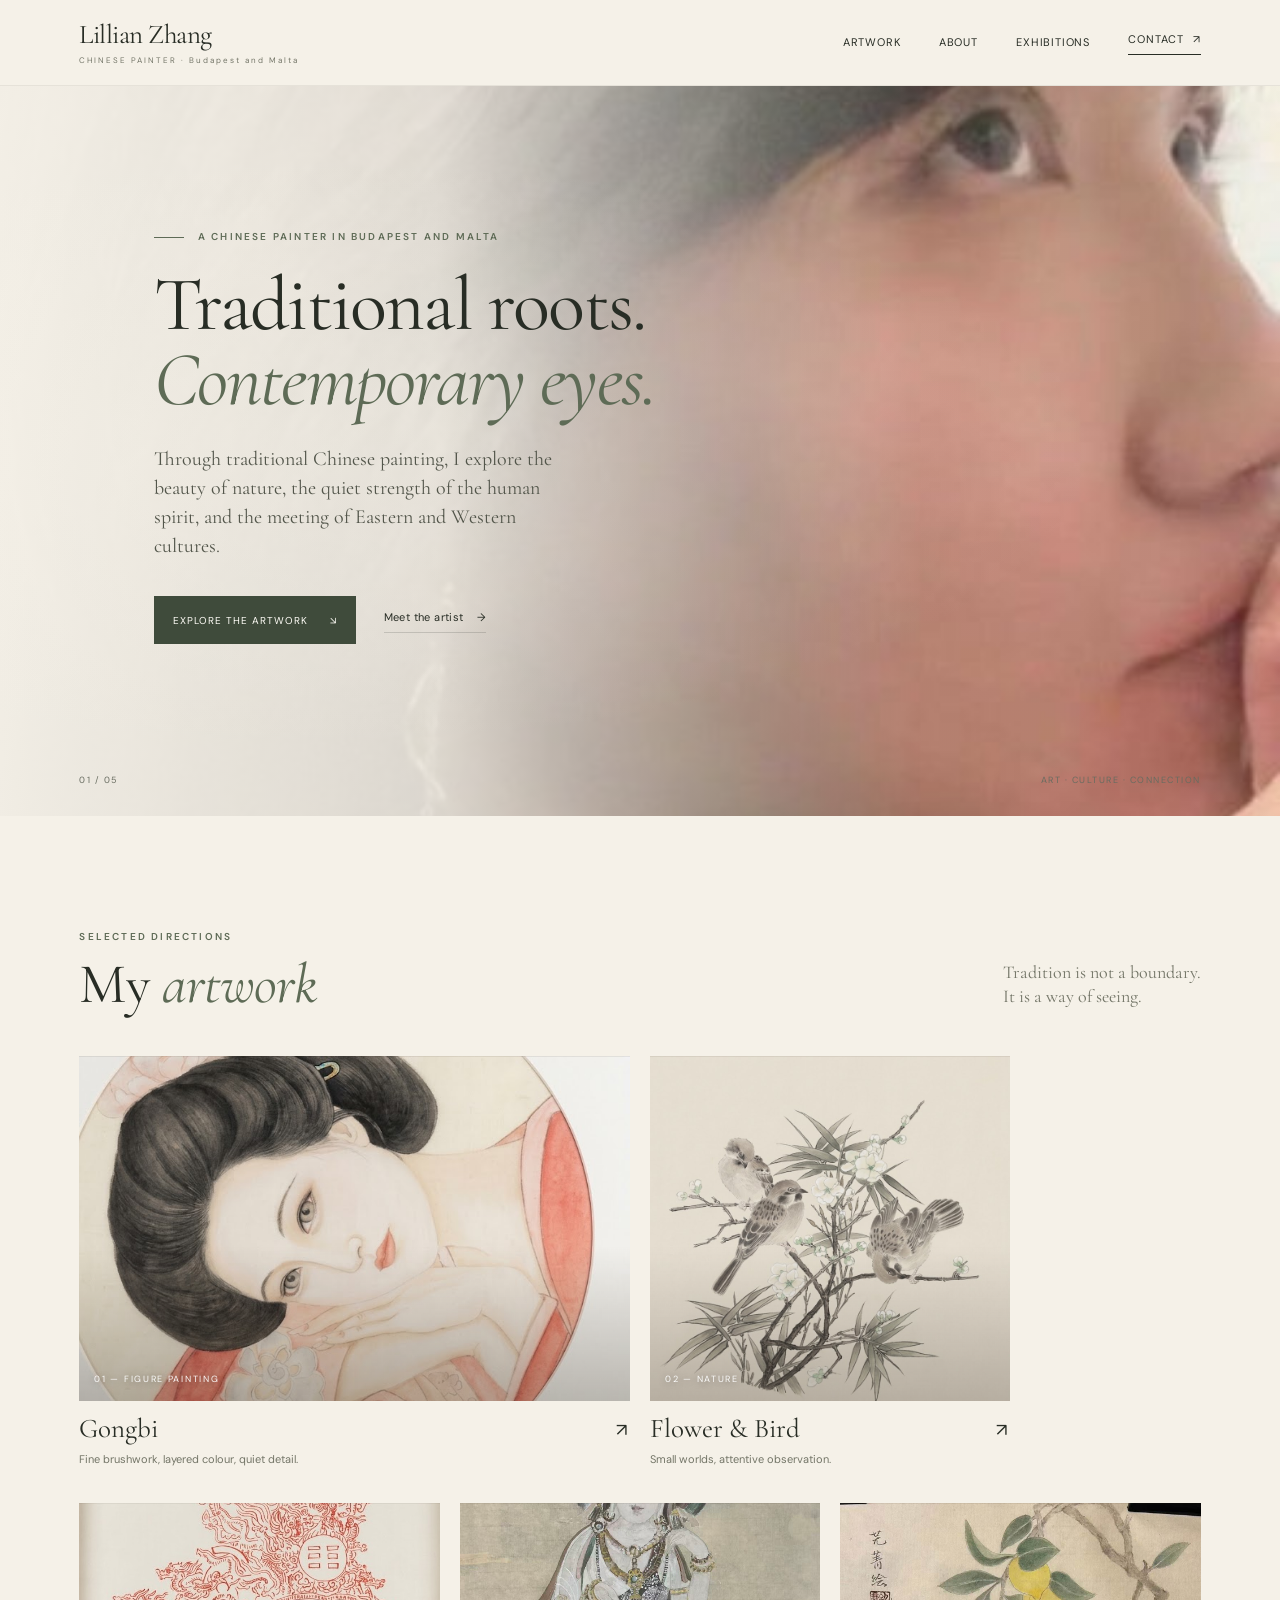
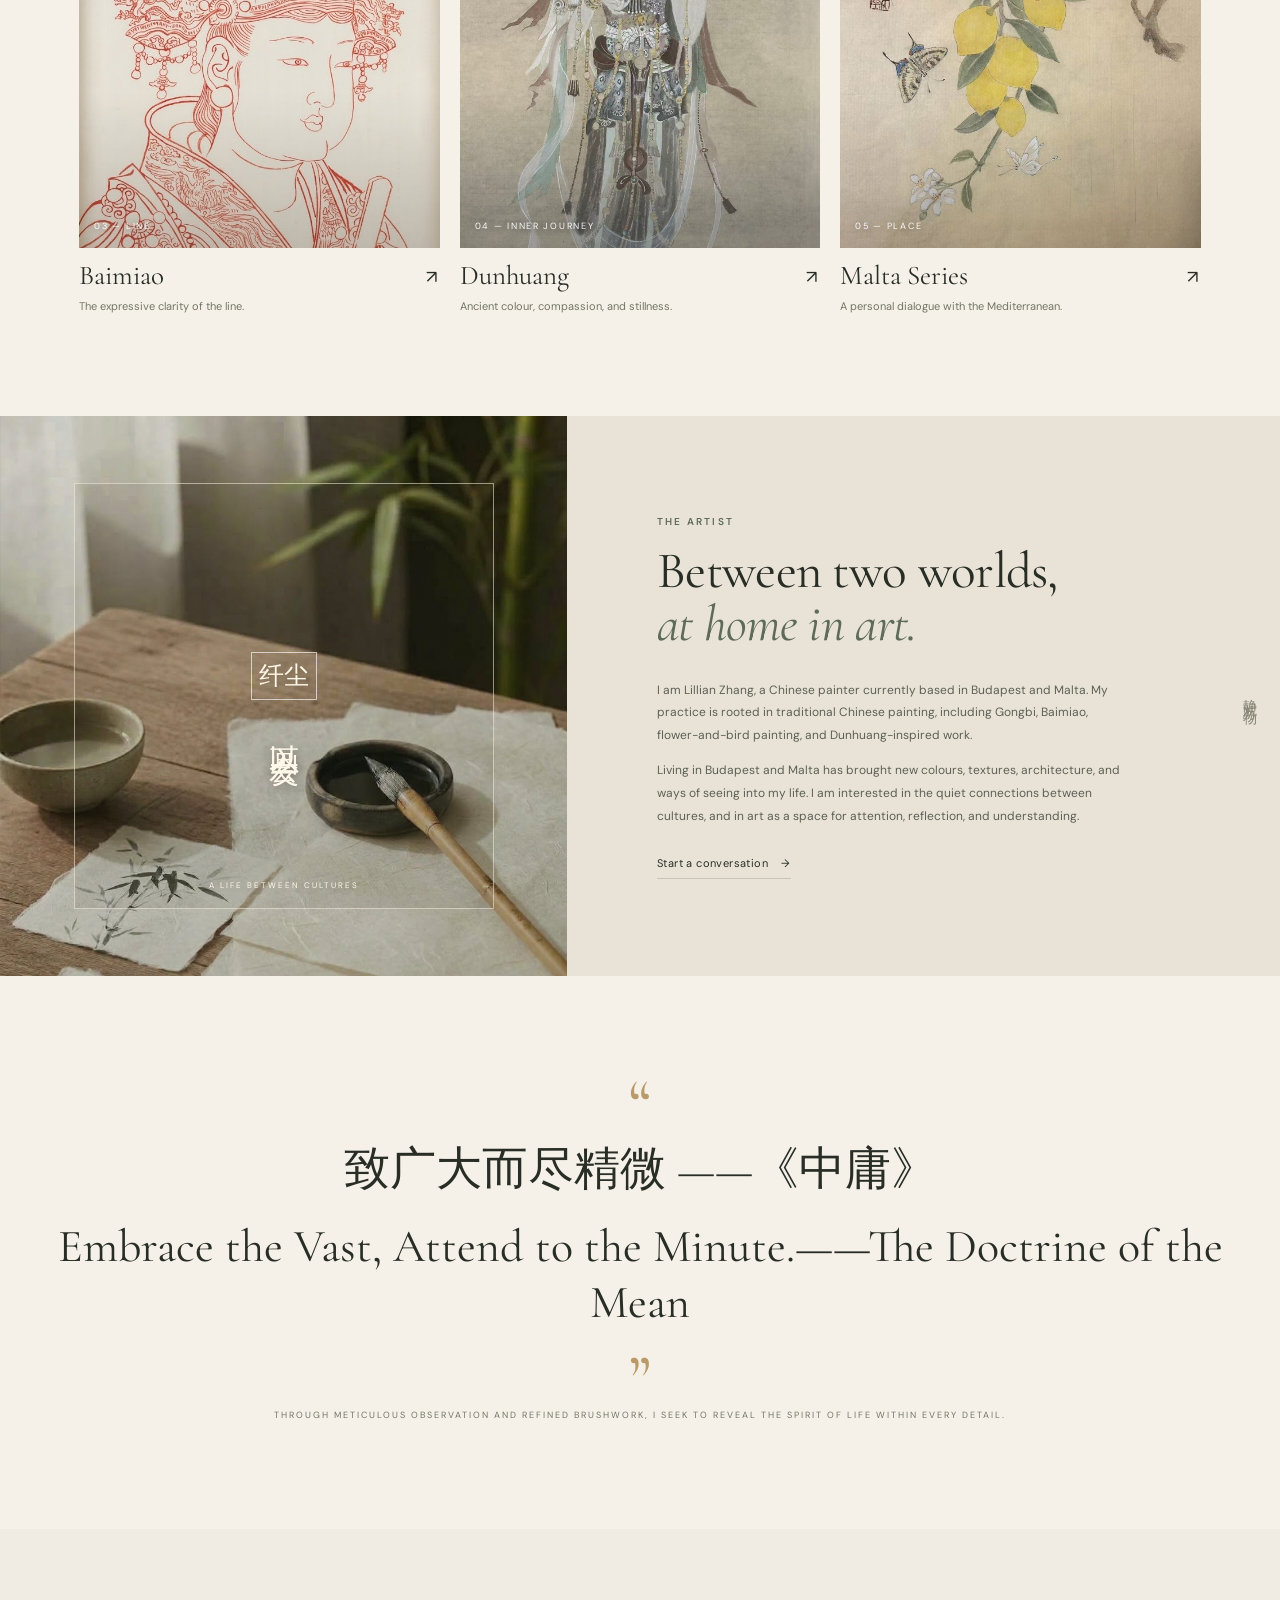
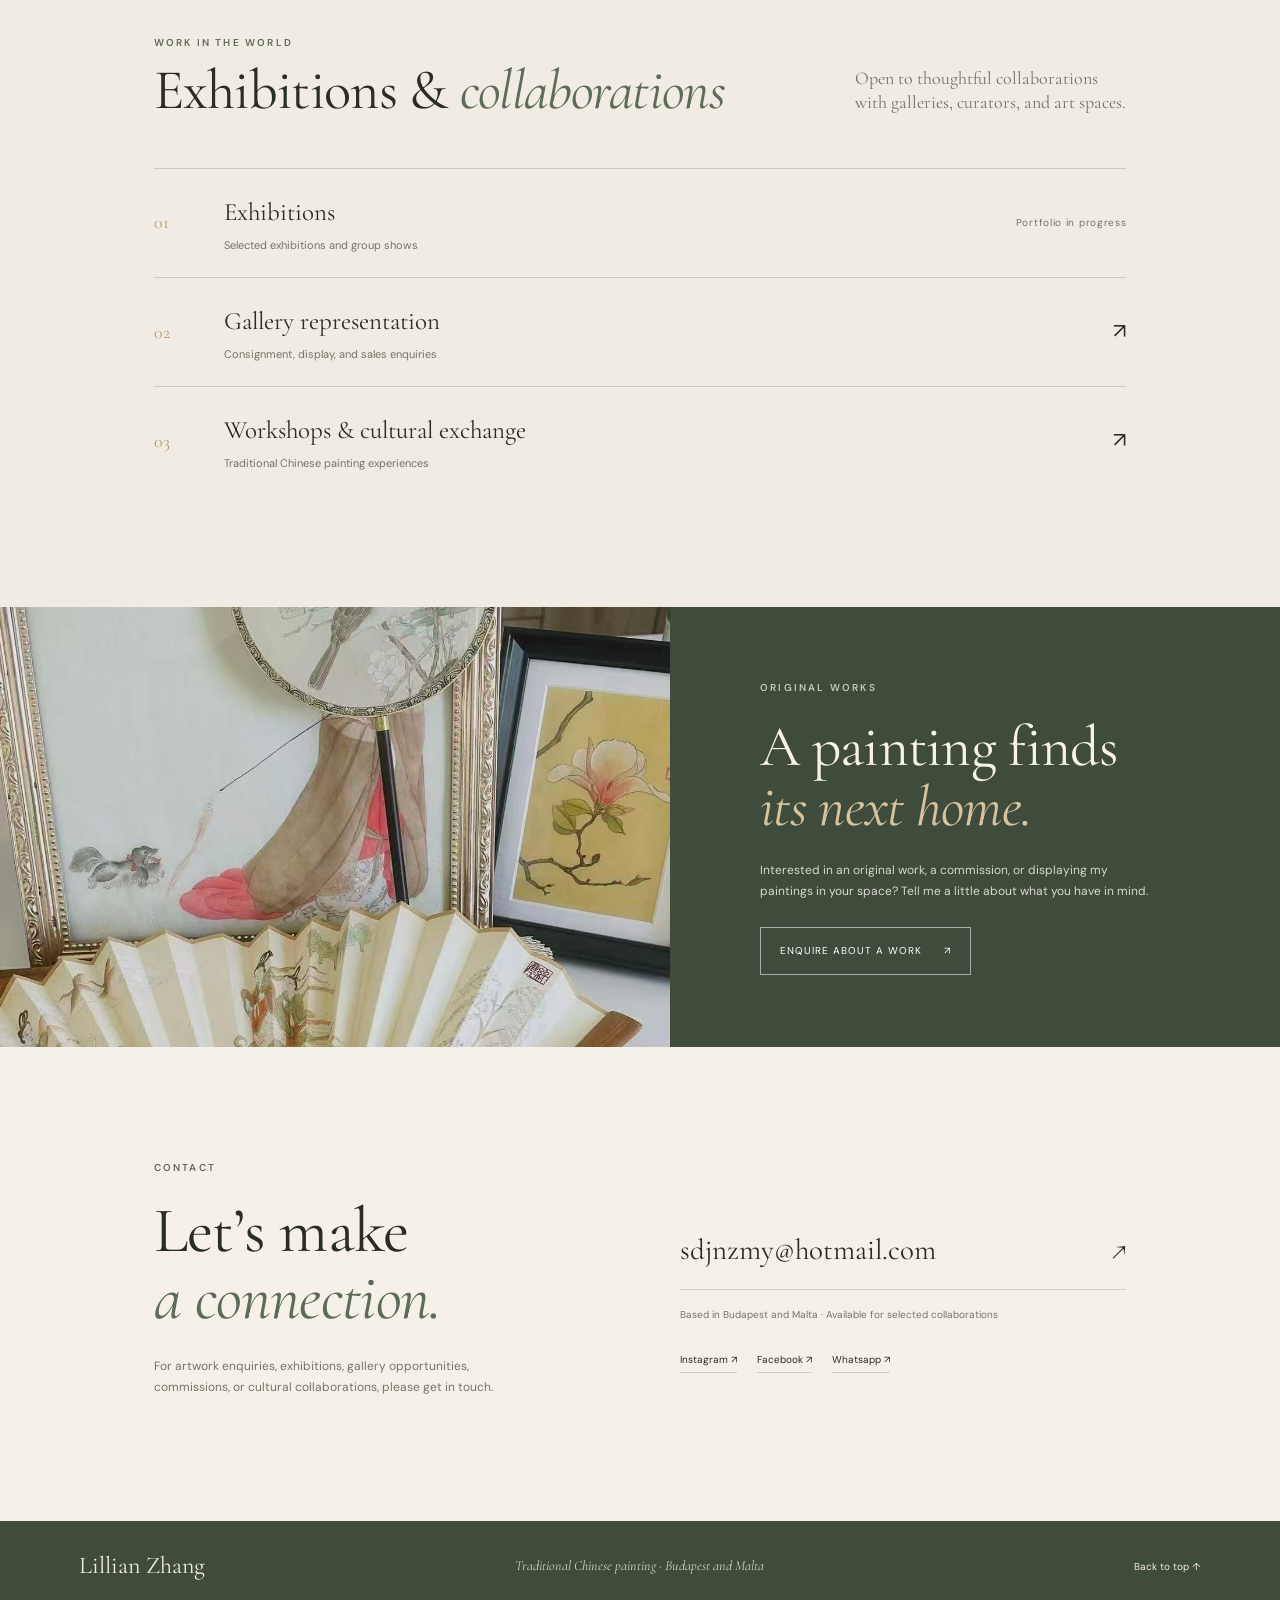
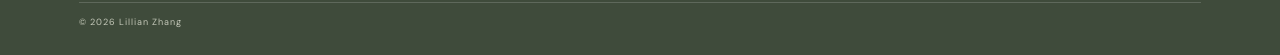
<file: index.html>
<!DOCTYPE html>
<html lang="en">
<head>
  <meta charset="UTF-8">
  <meta name="viewport" content="width=device-width, initial-scale=1">
  <meta name="theme-color" content="#f5f1e8">
  <meta name="description" content="Lillian Zhang is a Chinese painter based in Budapest and Malta, exploring Gongbi, Baimiao, flower-and-bird painting, Dunhuang-inspired art, and the meeting of Eastern and Mediterranean cultures.">
  <meta property="og:title" content="Lillian Zhang | Chinese Painter in Budapest and Malta">
  <meta property="og:description" content="Traditional roots, contemporary eyes. Explore original Chinese paintings and exhibition opportunities.">
  <meta property="og:type" content="website">
  <title> Lillian Zhang — Chinese Painter in Budapest and Malta</title>
  <link rel="preconnect" href="https://fonts.googleapis.com">
  <link rel="preconnect" href="https://fonts.gstatic.com" crossorigin>
  <link href="https://fonts.googleapis.com/css2?family=Cormorant+Garamond:ital,wght@0,400;0,500;0,600;1,400;1,500&family=DM+Sans:wght@400;500;600&display=swap" rel="stylesheet">
  <link rel="stylesheet" href="styles.css">
</head>
<body>
  <a class="skip-link" href="#main">Skip to content</a>
  <header class="site-header">
    <a class="wordmark" href="#home" aria-label="Lillian Zhang home">Lillian Zhang<span>CHINESE PAINTER · Budapest and Malta</span></a>
    <button class="menu-toggle" aria-expanded="false" aria-controls="site-nav" aria-label="Toggle navigation"><span></span><span></span></button>
    <nav id="site-nav" class="site-nav" aria-label="Main navigation">
      <a href="#artwork">Artwork</a>
      <a href="#about">About</a>
      <a href="#exhibitions">Exhibitions</a>
      <a href="#contact" class="nav-contact">Contact <span aria-hidden="true">↗</span></a>
    </nav>
  </header>

  <main id="main">
    <section id="home" class="hero">
      <div class="hero-image" role="img" aria-label="A quiet studio atmosphere with Chinese painting and Mediterranean light"></div>
      <div class="hero-wash"></div>
      <div class="hero-copy">
        <p class="eyebrow"><span class="eyebrow-line"></span> A Chinese painter in Budapest and Malta</p>
        <h1>Traditional roots.<br><em>Contemporary eyes.</em></h1>
        <p class="hero-intro">Through traditional Chinese painting, I explore the beauty of nature, the quiet strength of the human spirit, and the meeting of Eastern and Western cultures.</p>
        <div class="hero-actions">
          <a class="button button-dark" href="#artwork">Explore the artwork <span>↘</span></a>
          <a class="text-link" href="#about">Meet the artist <span>→</span></a>
        </div>
      </div>
      <div class="hero-note"><span>01 / 05</span><span>Art · Culture · Connection</span></div>
    </section>

    <section id="artwork" class="section artwork-section">
      <div class="section-heading">
        <div><p class="eyebrow">Selected directions</p><h2>My <em>artwork</em></h2></div>
        <p class="section-note">Tradition is not a boundary.<br>It is a way of seeing.</p>
      </div>
      <div class="art-grid">
        <article class="art-card art-card-large">
          <a class="art-image image-gongbi" href="#contact" aria-label="Ask about Gongbi paintings">
            <span class="image-label">01 — Figure painting</span>
          </a>
          <div class="art-card-copy"><div><h3>Gongbi</h3><p>Fine brushwork, layered colour, quiet detail.</p></div><a href="#contact" aria-label="Enquire about Gongbi paintings">↗</a></div>
        </article>
        <article class="art-card">
          <a class="art-image image-flower" href="#contact" aria-label="Ask about flower and bird paintings">
            <span class="image-label">02 — Nature</span>
          </a>
          <div class="art-card-copy"><div><h3>Flower &amp; Bird</h3><p>Small worlds, attentive observation.</p></div><a href="#contact" aria-label="Enquire about flower and bird paintings">↗</a></div>
        </article>
        <article class="art-card">
          <a class="art-image image-baimiao" href="#contact" aria-label="Ask about Baimiao paintings">
            <span class="image-label">03 — Line</span>
          </a>
          <div class="art-card-copy"><div><h3>Baimiao</h3><p>The expressive clarity of the line.</p></div><a href="#contact" aria-label="Enquire about Baimiao paintings">↗</a></div>
        </article>
        <article class="art-card">
          <a class="art-image image-dunhuang" href="#contact" aria-label="Ask about Dunhuang-inspired paintings">
            <span class="image-label">04 — Inner journey</span>
          </a>
          <div class="art-card-copy"><div><h3>Dunhuang</h3><p>Ancient colour, compassion, and stillness.</p></div><a href="#contact" aria-label="Enquire about Dunhuang-inspired paintings">↗</a></div>
        </article>
        <article class="art-card art-card-Budapest and Malta">
          <a class="art-image image-malta" href="#contact" aria-label="Ask about the Budapest and Malta-inspired series">
            <span class="image-label">05 — Place</span>
          </a>
          <div class="art-card-copy"><div><h3> Malta Series</h3><p>A personal dialogue with the Mediterranean.</p></div><a href="#contact" aria-label="Enquire about Budapest and Malta-inspired paintings">↗</a></div>
        </article>
      </div>
    </section>

    <section id="about" class="about-section">
      <div class="about-visual">
        <div class="about-art-placeholder">
          <span class="seal">纤尘</span>
          <p>以画会友</p>
          <span class="about-visual-caption">A life between cultures</span>
        </div>
      </div>
      <div class="about-copy">
        <p class="eyebrow">The artist</p>
        <h2>Between two worlds,<br><em>at home in art.</em></h2>
        <p>I am Lillian Zhang, a Chinese painter currently based in Budapest and Malta. My practice is rooted in traditional Chinese painting, including Gongbi, Baimiao, flower-and-bird painting, and Dunhuang-inspired work.</p>
        <p>Living in Budapest and Malta has brought new colours, textures, architecture, and ways of seeing into my life. I am interested in the quiet connections between cultures, and in art as a space for attention, reflection, and understanding.</p>
        <a class="text-link" href="#contact">Start a conversation <span>→</span></a>
      </div>
      <div class="about-side-note" aria-hidden="true">静观万物</div>
    </section>

    <section class="quote-section">
      <div class="quote-mark" aria-hidden="true">“</div>
      <blockquote>致广大而尽精微  ——《中庸》</blockquote>
        <blockquote>Embrace the Vast, Attend to the Minute.——The Doctrine of the Mean</blockquote>
       <div class="quote-mark" aria-hidden="true">”</div>
      <p>Through meticulous observation and refined brushwork, I seek to reveal the spirit of life within every detail.</p>
    </section>

    <section id="exhibitions" class="exhibitions-section">
      <div class="section-heading">
        <div><p class="eyebrow">Work in the world</p><h2>Exhibitions &amp; <em>collaborations</em></h2></div>
        <p class="section-note">Open to thoughtful collaborations<br>with galleries, curators, and art spaces.</p>
      </div>
      <div class="exhibition-row">
        <span class="exhibition-index">01</span>
        <div><h3>Exhibitions</h3><p>Selected exhibitions and group shows</p></div>
        <span class="exhibition-status">Portfolio in progress</span>
      </div>
      <div class="exhibition-row">
        <span class="exhibition-index">02</span>
        <div><h3>Gallery representation</h3><p>Consignment, display, and sales enquiries</p></div>
        <a href="#contact" class="row-arrow" aria-label="Contact about gallery representation">↗</a>
      </div>
      <div class="exhibition-row">
        <span class="exhibition-index">03</span>
        <div><h3>Workshops &amp; cultural exchange</h3><p>Traditional Chinese painting experiences</p></div>
        <a href="#contact" class="row-arrow" aria-label="Contact about workshops">↗</a>
      </div>

    </section>

    <section class="studio-section">
      <div class="studio-image" role="img" aria-label="Painting materials and warm Mediterranean studio light"></div>
      <div class="studio-copy">
        <p class="eyebrow">Original works</p>
        <h2>A painting finds<br><em>its next home.</em></h2>
        <p>Interested in an original work, a commission, or displaying my paintings in your space? Tell me a little about what you have in mind.</p>
        <a class="button button-light" href="#contact">Enquire about a work <span>↗</span></a>
      </div>
    </section>

    <section id="contact" class="contact-section">
      <div class="contact-intro">
        <p class="eyebrow">Contact</p>
        <h2>Let’s make<br><em>a connection.</em></h2>
        <p>For artwork enquiries, exhibitions, gallery opportunities, commissions, or cultural collaborations, please get in touch.</p>
      </div>
      <div class="contact-details">
        <!-- Replace the email below with your preferred public contact address. -->
        <a class="email-link" href="mailto:YOUR-EMAIL@example.com">sdjnzmy@hotmail.com<span>↗</span></a>
        <p class="contact-location">Based in Budapest and Malta · Available for selected collaborations</p>
        <div class="social-links">
          <!-- Replace # with your actual profile URLs. -->
          <a href="https://www.instagram.com/lillianateuro?rpxt=OTU5cXUxd2o4dGU%3D&utm_source=qr" aria-label="Instagram profile">Instagram ↗</a>
          <a href="https://www.facebook.com/share/1CbK7b3JnZ/?mibextid=wwXIfr" aria-label="Facebook profile">Facebook ↗</a>
          <a href="https://wa.me/8618053116065?text=Hello%2C%20I%27m%20interested%20in%20your%20Chinese%20paintings." aria-label="Whatsapp profile">Whatsapp ↗</a>
        </div>
    
      </div>
    </section>
  </main>

  <footer class="site-footer">
    <a class="footer-wordmark" href="#home">Lillian Zhang</a>
    <p>Traditional Chinese painting · Budapest and Malta</p>
    <a href="#home" class="back-top">Back to top ↑</a>
    <span class="copyright">© <span id="year"></span> Lillian Zhang</span>
  </footer>
  <script src="script.js"></script>
</body>
</html>
</file>
<file: styles.css>
:root {
  --paper: #f5f1e8;
  --paper-deep: #e9e0d0;
  --ink: #282d25;
  --muted: #737567;
  --sage: #5e6b56;
  --sage-dark: #3f4b3b;
  --gold: #b89b68;
  --line: rgba(48, 54, 44, .18);
  --serif: "Cormorant Garamond", Georgia, serif;
  --sans: "DM Sans", Arial, sans-serif;
}
* { box-sizing: border-box; }
html { scroll-behavior: smooth; scroll-padding-top: 90px; }
body { margin: 0; background: var(--paper); color: var(--ink); font-family: var(--sans); font-size: 14px; line-height: 1.7; }
a { color: inherit; text-decoration: none; }
button, a { -webkit-tap-highlight-color: transparent; }
a:focus-visible, button:focus-visible { outline: 2px solid var(--sage); outline-offset: 4px; }
.skip-link { position: absolute; top: -60px; left: 1rem; background: var(--ink); color: white; padding: .7rem 1rem; z-index: 99; }
.skip-link:focus { top: 1rem; }
.site-header { height: 86px; padding: 0 6.2%; display: flex; align-items: center; justify-content: space-between; position: sticky; top: 0; z-index: 20; background: rgba(245,241,232,.94); backdrop-filter: blur(14px); border-bottom: 1px solid rgba(50,55,45,.08); }
.wordmark { font-family: var(--serif); font-size: 27px; line-height: 1.05; letter-spacing: -.5px; display: flex; flex-direction: column; }
.wordmark span { font-family: var(--sans); font-size: 8px; letter-spacing: 2px; margin-top: 7px; color: var(--muted); }
.site-nav { display: flex; align-items: center; gap: clamp(20px, 3vw, 48px); font-size: 11px; letter-spacing: .8px; text-transform: uppercase; }
.site-nav a { transition: color .2s; }
.site-nav a:hover, .text-link:hover { color: #8d6542; }
.nav-contact { border-bottom: 1px solid var(--ink); padding-bottom: 5px; }
.nav-contact span { margin-left: 5px; }
.menu-toggle { display: none; border: 0; background: transparent; padding: 10px; }
.hero { min-height: min(730px, calc(100vh - 86px)); position: relative; overflow: hidden; display: flex; align-items: center; }
.hero-image { position: absolute; inset: 0; background: linear-gradient(90deg, rgba(245,241,232,.98) 0%, rgba(245,241,232,.88) 34%, rgba(245,241,232,.15) 72%), url('assets/hero.jpg') center 48%/cover, linear-gradient(120deg,#c7b79c,#8d967f 55%,#d7c6aa); }
.hero-wash { position: absolute; inset: 0; background: radial-gradient(ellipse at 20% 50%, rgba(245,241,232,.35), transparent 58%); pointer-events: none; }
.hero-copy { position: relative; z-index: 1; width: min(570px, 52%); margin-left: 12%; padding: 70px 0 100px; }
.eyebrow { font-size: 10px; letter-spacing: 2.2px; text-transform: uppercase; color: var(--sage); font-weight: 600; margin: 0 0 22px; }
.eyebrow-line { display: inline-block; width: 30px; height: 1px; background: var(--sage); vertical-align: middle; margin-right: 10px; }
h1, h2, h3, p { margin-top: 0; }
h1, h2, h3 { font-family: var(--serif); font-weight: 400; }
h1 { font-size: clamp(48px, 6vw, 82px); line-height: .98; letter-spacing: -1.8px; margin: 0 0 28px; }
h1 em, h2 em { font-weight: 400; color: var(--sage); }
.hero-intro { font-family: var(--serif); font-size: 20px; line-height: 1.45; max-width: 430px; color: #53564b; }
.hero-actions { display: flex; align-items: center; gap: 28px; margin-top: 35px; flex-wrap: wrap; }
.button { min-height: 48px; padding: 0 19px; display: inline-flex; align-items: center; justify-content: center; gap: 22px; font-size: 10px; text-transform: uppercase; letter-spacing: 1px; transition: transform .2s, background .2s; }
.button:hover { transform: translateY(-2px); }
.button-dark { background: var(--sage-dark); color: #fffdf7; }
.button-dark:hover { background: #2e392c; }
.button-light { border: 1px solid rgba(255,255,255,.55); color: white; }
.text-link { font-size: 11px; letter-spacing: .4px; border-bottom: 1px solid var(--line); padding-bottom: 5px; }
.text-link span { margin-left: 10px; }
.hero-note { position: absolute; z-index: 1; bottom: 28px; left: 6.2%; right: 6.2%; display: flex; justify-content: space-between; color: #686c60; font-size: 9px; letter-spacing: 1.5px; text-transform: uppercase; }
.section { padding: 112px 6.2% 100px; }
.section-heading { display: flex; align-items: end; justify-content: space-between; gap: 30px; margin-bottom: 42px; }
.section-heading .eyebrow { margin-bottom: 10px; }
h2 { font-size: clamp(38px, 4.4vw, 59px); line-height: 1.04; letter-spacing: -.7px; margin-bottom: 0; }
.section-note { font-family: var(--serif); font-size: 18px; line-height: 1.35; color: var(--muted); margin-bottom: 5px; }
.art-grid { display: grid; grid-template-columns: repeat(6, 1fr); gap: 34px 20px; }
.art-card { grid-column: span 2; min-width: 0; }
.art-card-large { grid-column: span 3; }
.art-card-malta { grid-column: span 3; }
.art-image { display: block; position: relative; height: clamp(220px, 27vw, 370px); overflow: hidden; background-color: #d8c9ae; background-size: cover; background-position: center; transition: filter .25s; }
.art-image:hover { filter: saturate(1.08); }
.image-label { position: absolute; bottom: 14px; left: 15px; color: rgba(255,255,255,.95); font-size: 9px; letter-spacing: 1.7px; text-transform: uppercase; text-shadow: 0 1px 7px rgba(0,0,0,.35); }
.image-gongbi { background-image: linear-gradient(180deg, transparent 55%, rgba(45,35,22,.28)), url('assets/gongbi.jpg'), radial-gradient(ellipse at 50% 35%, #d8c3a1, #8d806b); }
.image-flower { background-image: linear-gradient(180deg, transparent 55%, rgba(45,35,22,.25)), url('assets/flower-bird.jpg'), radial-gradient(ellipse at 40% 30%, #e8e1cd, #9ca184); }
.image-baimiao { background-image: linear-gradient(180deg, transparent 55%, rgba(45,35,22,.2)), url('assets/baimiao.jpg'), linear-gradient(135deg,#e4d7bf,#c0b197); }
.image-dunhuang { background-image: linear-gradient(180deg, transparent 55%, rgba(45,35,22,.25)), url('assets/dunhuang.jpg'), radial-gradient(ellipse at 55% 35%, #bc986b, #756b53); }
.image-malta { background-image: linear-gradient(180deg, transparent 55%, rgba(45,35,22,.25)), url('assets/malta.jpg'), linear-gradient(135deg,#a7b6a1,#bda889 55%,#647d83); }
.art-card-copy { display: flex; align-items: start; justify-content: space-between; padding-top: 14px; gap: 15px; }
.art-card-copy h3 { font-size: 27px; line-height: 1; margin-bottom: 8px; }
.art-card-copy p { color: var(--muted); font-size: 11px; margin-bottom: 0; }
.art-card-copy > a { font-size: 18px; padding: 0 3px; }
.image-disclaimer, .small-note { color: #878779; font-size: 10px; margin: 32px 0 0; }
.about-section { display: grid; grid-template-columns: 1fr 1.15fr 60px; background: #e9e3d7; min-height: 560px; }
.about-visual { min-height: 500px; position: relative; overflow: hidden; background: linear-gradient(145deg, rgba(51,58,45,.1), rgba(49,57,43,.3)), url('assets/artist-studio.jpg') center/cover, #9b9b82; }
.about-art-placeholder { position: absolute; inset: 12% 13%; border: 1px solid rgba(248,241,224,.55); display: flex; flex-direction: column; align-items: center; justify-content: center; color: #fff8e9; text-shadow: 0 2px 12px rgba(0,0,0,.2); background: rgba(50,55,44,.08); }
.about-art-placeholder p { font-family: var(--serif); font-size: 30px; letter-spacing: 5px; writing-mode: vertical-rl; margin: 0; }
.seal { font-family: var(--serif); font-size: 25px; border: 1px solid rgba(255,255,255,.65); padding: 2px 7px; margin-bottom: 20px; }
.about-visual-caption { position: absolute; bottom: 15px; font-size: 8px; letter-spacing: 2px; text-transform: uppercase; }
.about-copy { align-self: center; padding: 80px clamp(40px, 7vw, 105px); }
.about-copy .eyebrow { margin-bottom: 15px; }
.about-copy h2 { font-size: clamp(39px, 4vw, 55px); margin-bottom: 27px; }
.about-copy p:not(.eyebrow) { max-width: 520px; color: #5d6055; font-size: 12px; line-height: 1.9; }
.about-copy .text-link { display: inline-block; margin-top: 15px; }
.about-side-note { writing-mode: vertical-rl; align-self: center; justify-self: center; font-family: var(--serif); letter-spacing: 4px; font-size: 14px; color: #878675; }
.quote-section { padding: 100px 20px 106px; text-align: center; background: var(--paper); }
.quote-mark { font-family: var(--serif); font-size: 70px; color: var(--gold); line-height: .8; }
blockquote { font-family: var(--serif); font-size: clamp(28px, 3.7vw, 46px); line-height: 1.2; margin: 10px auto 22px; }
.quote-section > p { color: var(--muted); font-size: 9px; text-transform: uppercase; letter-spacing: 2px; margin-bottom: 0; }
.exhibitions-section { padding: 105px 12% 112px; background: #f0ece3; }
.exhibitions-section .section-heading { margin-bottom: 48px; }
.exhibition-row { display: grid; grid-template-columns: 48px 1fr auto; gap: 22px; align-items: center; padding: 22px 0; border-top: 1px solid var(--line); }
.exhibition-index { font-family: var(--serif); color: var(--gold); font-size: 18px; }
.exhibition-row h3 { font-size: 25px; margin-bottom: 3px; }
.exhibition-row p { color: var(--muted); font-size: 11px; margin: 0; }
.exhibition-status { color: var(--muted); font-size: 10px; letter-spacing: .7px; }
.row-arrow { font-size: 21px; }
.studio-section { min-height: 440px; display: grid; grid-template-columns: 1.1fr 1fr; background: var(--sage-dark); color: #f8f3e9; }
.studio-image { background: linear-gradient(0deg,rgba(24,31,23,.08),rgba(24,31,23,.08)), url('assets/studio-materials.jpg') center/cover, linear-gradient(135deg,#b5a180,#656f58); min-height: 400px; }
.studio-copy { align-self: center; padding: 70px clamp(38px, 7vw, 100px); }
.studio-copy .eyebrow { color: #c5c9b5; }
.studio-copy h2 { font-size: clamp(42px, 4.5vw, 62px); margin-bottom: 22px; }
.studio-copy h2 em { color: #d7c49e; }
.studio-copy p:not(.eyebrow) { color: #d8d9cf; max-width: 390px; font-size: 12px; margin-bottom: 26px; }
.contact-section { padding: 112px 12%; display: grid; grid-template-columns: 1fr 1fr; gap: 80px; }
.contact-intro h2 { font-size: clamp(45px, 5vw, 65px); margin-bottom: 25px; }
.contact-intro > p:last-child { color: var(--muted); max-width: 380px; font-size: 12px; }
.contact-details { align-self: center; padding-top: 30px; }
.email-link { display: flex; justify-content: space-between; gap: 15px; border-bottom: 1px solid var(--line); padding: 0 0 14px; font-family: var(--serif); font-size: clamp(19px, 2.5vw, 29px); overflow-wrap: anywhere; }
.contact-location { color: var(--muted); font-size: 10px; margin: 16px 0 28px; }
.social-links { display: flex; flex-wrap: wrap; gap: 20px; font-size: 10px; }
.social-links a { border-bottom: 1px solid var(--line); padding-bottom: 4px; }
.contact-hint { margin-top: 28px; color: #8c8b7e; font-size: 10px; }
.contact-hint code { background: #e9e3d7; padding: 2px 4px; }
.site-footer { min-height: 105px; background: var(--sage-dark); color: #f3eee2; padding: 25px 6.2%; display: grid; grid-template-columns: 1fr 1fr 1fr; align-items: center; gap: 15px; }
.footer-wordmark { font-family: var(--serif); font-size: 24px; }
.site-footer p { font-family: var(--serif); font-style: italic; text-align: center; margin: 0; color: #d1d3c6; font-size: 14px; }
.back-top { justify-self: end; font-size: 10px; }
.copyright { grid-column: 1 / -1; border-top: 1px solid rgba(255,255,255,.16); padding-top: 12px; color: #c4c8b9; font-size: 9px; letter-spacing: 1px; }
@media (min-width: 1400px) { .hero-copy { margin-left: 15%; } .section { padding-left: 10%; padding-right: 10%; } }
@media (max-width: 850px) {
  .site-header { height: 75px; padding: 0 5%; }
  .wordmark { font-size: 24px; }
  .menu-toggle { display: flex; flex-direction: column; gap: 5px; cursor: pointer; }
  .menu-toggle span { width: 24px; height: 1px; background: var(--ink); }
  .site-nav { display: none; position: absolute; top: 74px; left: 0; right: 0; padding: 22px 5% 28px; background: var(--paper); flex-direction: column; align-items: flex-start; gap: 18px; border-bottom: 1px solid var(--line); }
  .site-nav.is-open { display: flex; }
  .hero { min-height: 690px; align-items: end; }
  .hero-image { background-image: linear-gradient(0deg,rgba(245,241,232,.98) 0%,rgba(245,241,232,.88) 43%,rgba(245,241,232,.1) 100%), url('assets/hero.jpg'), linear-gradient(120deg,#c7b79c,#8d967f); background-position: center, 60% center, center; }
  .hero-copy { width: 90%; margin-left: 6%; padding: 260px 0 95px; }
  .hero-note { left: 5%; right: 5%; }
  .section { padding: 78px 5%; }
  .section-heading { align-items: start; flex-direction: column; gap: 18px; }
  .art-grid { grid-template-columns: repeat(2, 1fr); gap: 28px 15px; }
  .art-card, .art-card-large, .art-card-malta { grid-column: span 1; }
  .art-image { height: 300px; }
  .about-section { grid-template-columns: .8fr 1.2fr; }
  .about-visual { min-height: 450px; }
  .about-copy { padding: 55px 35px; }
  .about-side-note { display: none; }
  .exhibitions-section { padding: 78px 6%; }
  .studio-section { grid-template-columns: 1fr 1fr; }
  .studio-copy { padding: 50px 32px; }
  .contact-section { padding: 80px 7%; gap: 40px; }
}
@media (max-width: 560px) {
  body { font-size: 13px; }
  .hero { min-height: 690px; }
  .hero-copy { width: 88%; padding-top: 255px; }
  h1 { font-size: 48px; }
  .hero-intro { font-size: 18px; }
  .hero-actions { gap: 20px; }
  .hero-note { font-size: 8px; letter-spacing: 1px; }
  .section { padding: 66px 5%; }
  .section-note { font-size: 16px; }
  .art-grid { grid-template-columns: 1fr 1fr; gap: 25px 12px; }
  .art-image { height: 220px; }
  .art-card-copy h3 { font-size: 23px; }
  .art-card-copy p { font-size: 10px; line-height: 1.5; }
  .art-card-copy > a { display: none; }
  .image-disclaimer { line-height: 1.5; }
  .about-section { grid-template-columns: 1fr; }
  .about-visual { min-height: 350px; }
  .about-copy { padding: 55px 7%; }
  .quote-section { padding: 75px 8%; }
  .exhibition-row { grid-template-columns: 28px 1fr auto; gap: 12px; }
  .exhibition-row h3 { font-size: 21px; }
  .exhibition-status { max-width: 90px; text-align: right; line-height: 1.4; }
  .studio-section { grid-template-columns: 1fr; }
  .studio-image { min-height: 260px; }
  .studio-copy { padding: 55px 7%; }
  .contact-section { grid-template-columns: 1fr; gap: 18px; padding: 75px 7%; }
  .contact-details { padding-top: 0; }
  .site-footer { grid-template-columns: 1fr auto; padding: 25px 6%; }
  .site-footer p { display: none; }
  .back-top { grid-column: 2; grid-row: 1; }
}
</file>
